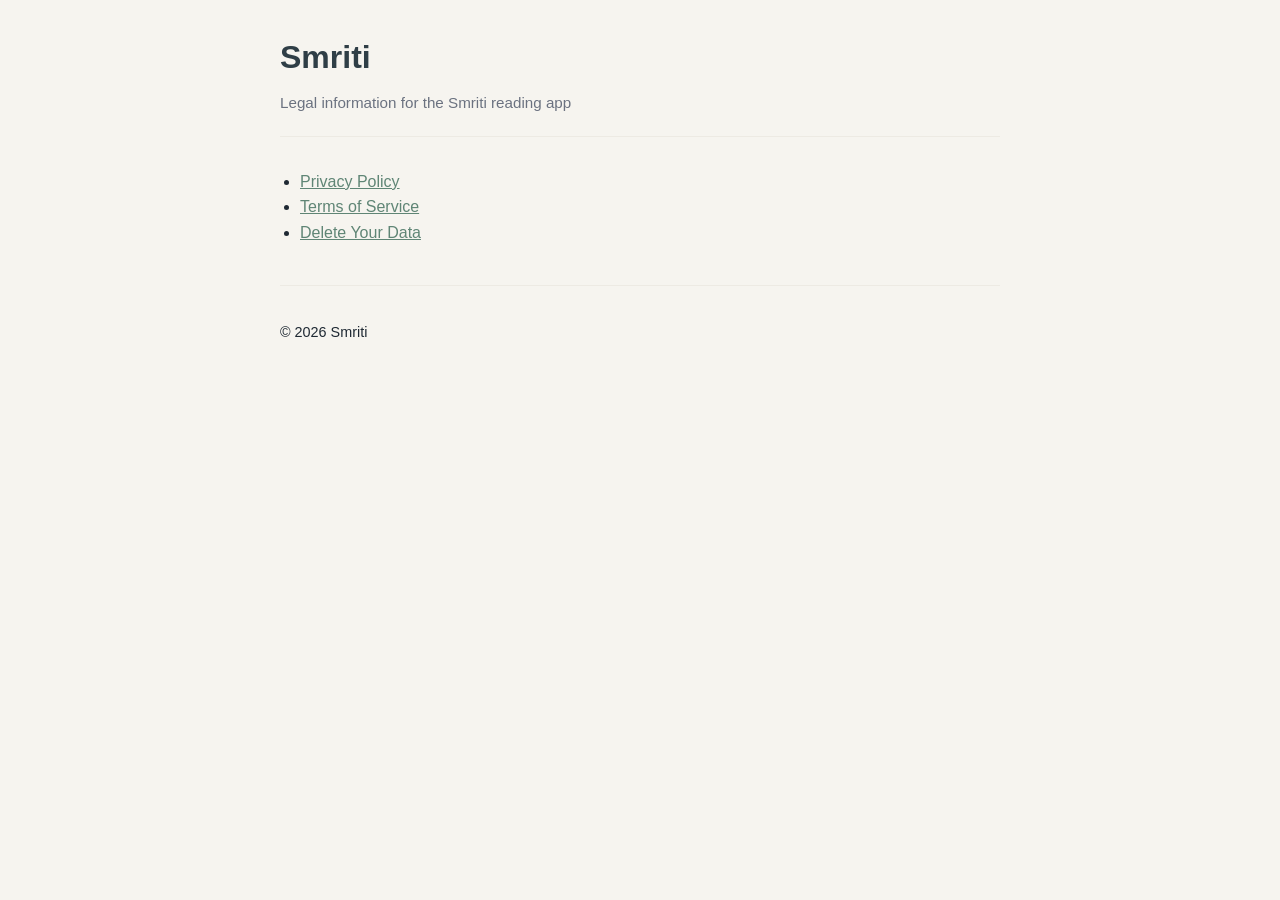
<file: docs/index.html>
<!DOCTYPE html>
<html lang="en">
  <head>
    <meta charset="utf-8" />
    <meta name="viewport" content="width=device-width, initial-scale=1" />
    <title>Smriti Legal</title>
    <link rel="stylesheet" href="styles.css" />
  </head>
  <body>
    <main class="page">
      <header>
        <h1>Smriti</h1>
        <p class="updated">Legal information for the Smriti reading app</p>
      </header>

      <ul>
        <li><a href="privacy-policy.html">Privacy Policy</a></li>
        <li><a href="terms.html">Terms of Service</a></li>
        <li><a href="data-deletion.html">Delete Your Data</a></li>
      </ul>

      <footer>
        <p>&copy; 2026 Smriti</p>
      </footer>
    </main>
  </body>
</html>
</file>
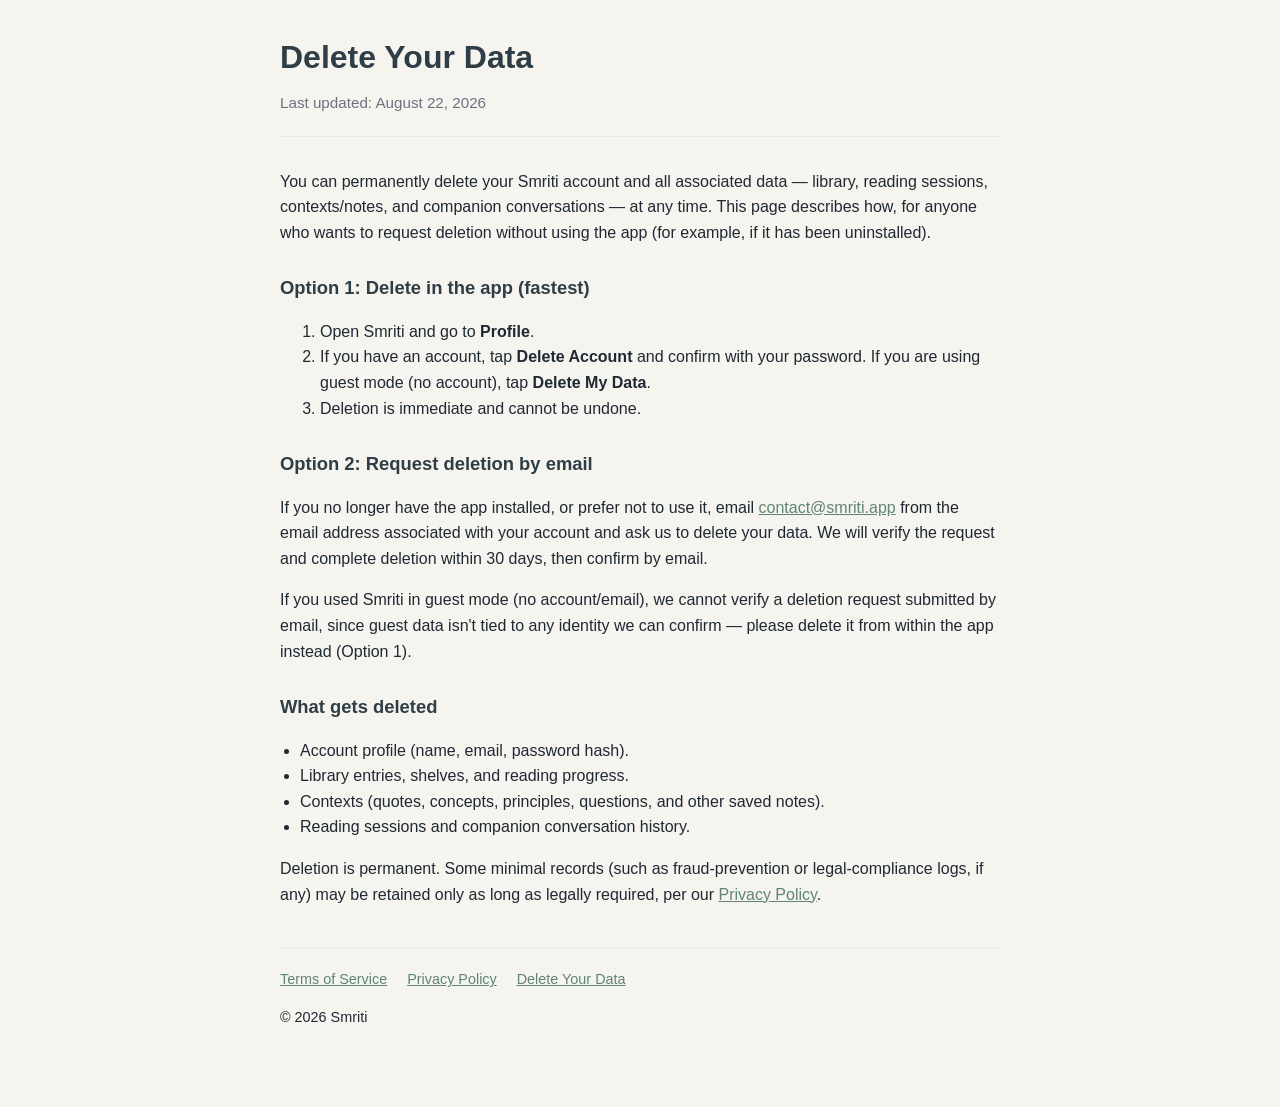
<file: docs/data-deletion.html>
<!DOCTYPE html>
<html lang="en">
  <head>
    <meta charset="utf-8" />
    <meta name="viewport" content="width=device-width, initial-scale=1" />
    <title>Delete Your Data - Smriti</title>
    <link rel="stylesheet" href="styles.css" />
  </head>
  <body>
    <main class="page">
      <header>
        <h1>Delete Your Data</h1>
        <p class="updated">Last updated: August 22, 2026</p>
      </header>

      <p>
       You can permanently delete your Smriti account and all associated data — library, reading
       sessions, contexts/notes, and companion conversations — at any time. This page describes how,
       for anyone who wants to request deletion without using the app (for example, if it has been
       uninstalled).
      </p>

      <h2>Option 1: Delete in the app (fastest)</h2>
      <ol>
        <li>Open Smriti and go to <strong>Profile</strong>.</li>
        <li>
          If you have an account, tap <strong>Delete Account</strong> and confirm with your
          password. If you are using guest mode (no account), tap <strong>Delete My Data</strong>.
        </li>
        <li>Deletion is immediate and cannot be undone.</li>
      </ol>

      <h2>Option 2: Request deletion by email</h2>
      <p>
       If you no longer have the app installed, or prefer not to use it, email
       <a href="mailto:contact@smriti.app">contact@smriti.app</a> from the email address associated
       with your account and ask us to delete your data. We will verify the request and complete
       deletion within 30 days, then confirm by email.
      </p>
      <p>
       If you used Smriti in guest mode (no account/email), we cannot verify a deletion request
       submitted by email, since guest data isn't tied to any identity we can confirm — please
       delete it from within the app instead (Option 1).
      </p>

      <h2>What gets deleted</h2>
      <ul>
        <li>Account profile (name, email, password hash).</li>
        <li>Library entries, shelves, and reading progress.</li>
        <li>Contexts (quotes, concepts, principles, questions, and other saved notes).</li>
        <li>Reading sessions and companion conversation history.</li>
      </ul>
      <p>
       Deletion is permanent. Some minimal records (such as fraud-prevention or legal-compliance
       logs, if any) may be retained only as long as legally required, per our
       <a href="privacy-policy.html">Privacy Policy</a>.
      </p>

      <footer>
        <nav>
          <a href="terms.html">Terms of Service</a>
          <a href="privacy-policy.html">Privacy Policy</a>
          <a href="data-deletion.html">Delete Your Data</a>
        </nav>
        <p>&copy; 2026 Smriti</p>
      </footer>
    </main>
  </body>
</html>
</file>
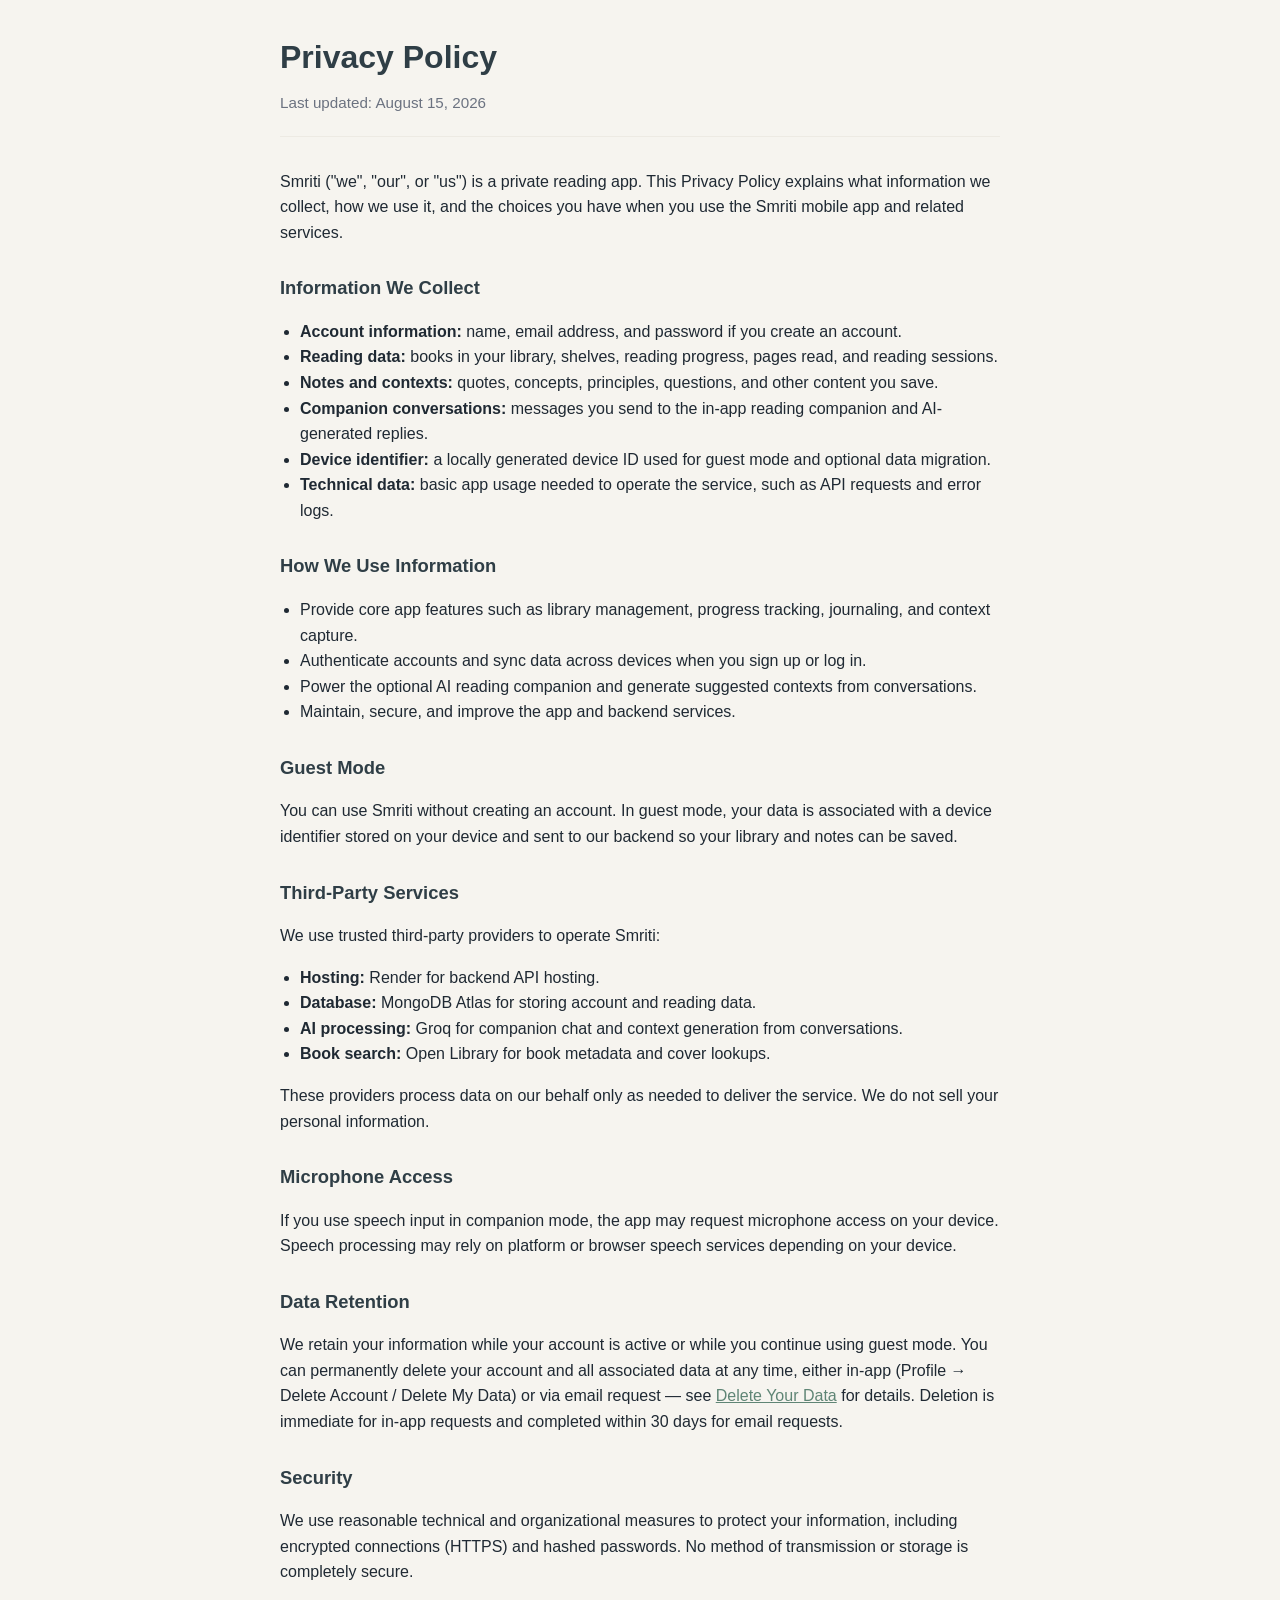
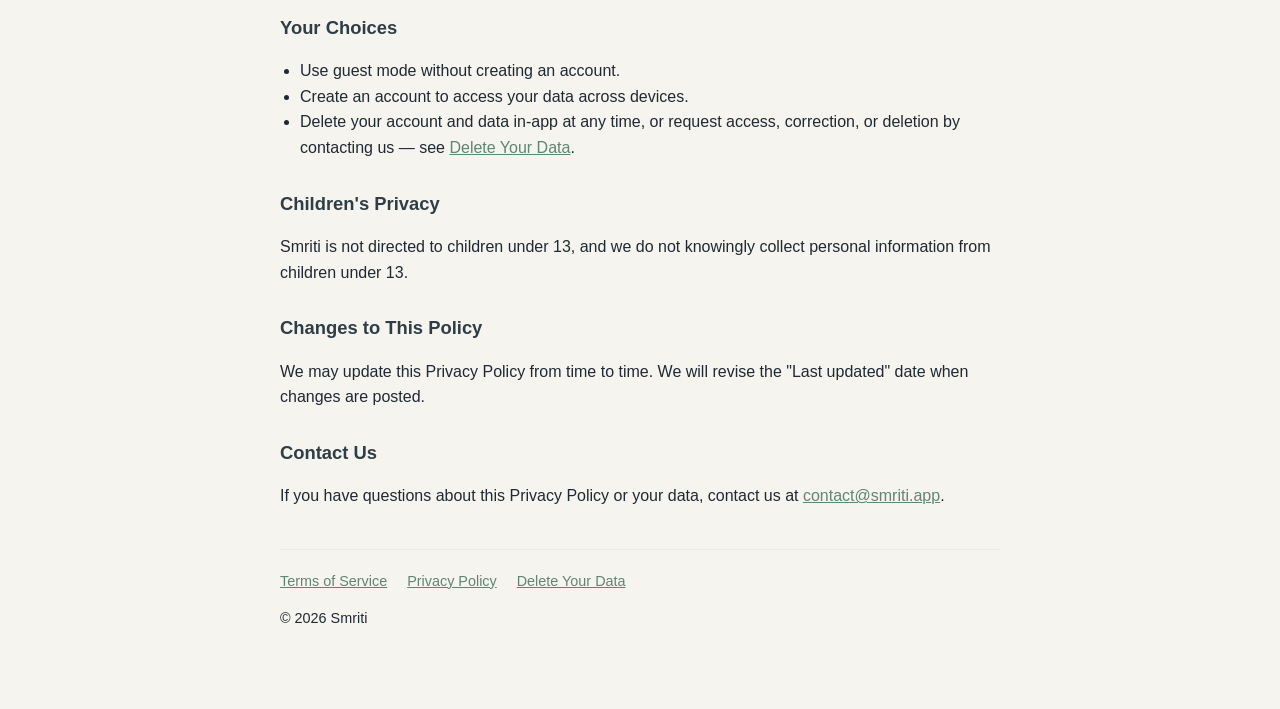
<file: docs/privacy-policy.html>
<!DOCTYPE html>
<html lang="en">
  <head>
    <meta charset="utf-8" />
    <meta name="viewport" content="width=device-width, initial-scale=1" />
    <title>Privacy Policy - Smriti</title>
    <link rel="stylesheet" href="styles.css" />
  </head>
  <body>
    <main class="page">
      <header>
        <h1>Privacy Policy</h1>
        <p class="updated">Last updated: August 15, 2026</p>
      </header>

      <p>
       Smriti ("we", "our", or "us") is a private reading app. This Privacy Policy explains
       what information we collect, how we use it, and the choices you have when you use the
       Smriti mobile app and related services.
      </p>

      <h2>Information We Collect</h2>
      <ul>
        <li><strong>Account information:</strong> name, email address, and password if you create an account.</li>
        <li><strong>Reading data:</strong> books in your library, shelves, reading progress, pages read, and reading sessions.</li>
        <li><strong>Notes and contexts:</strong> quotes, concepts, principles, questions, and other content you save.</li>
        <li><strong>Companion conversations:</strong> messages you send to the in-app reading companion and AI-generated replies.</li>
        <li><strong>Device identifier:</strong> a locally generated device ID used for guest mode and optional data migration.</li>
        <li><strong>Technical data:</strong> basic app usage needed to operate the service, such as API requests and error logs.</li>
      </ul>

      <h2>How We Use Information</h2>
      <ul>
        <li>Provide core app features such as library management, progress tracking, journaling, and context capture.</li>
        <li>Authenticate accounts and sync data across devices when you sign up or log in.</li>
        <li>Power the optional AI reading companion and generate suggested contexts from conversations.</li>
        <li>Maintain, secure, and improve the app and backend services.</li>
      </ul>

      <h2>Guest Mode</h2>
      <p>
       You can use Smriti without creating an account. In guest mode, your data is associated with
       a device identifier stored on your device and sent to our backend so your library and notes
       can be saved.
      </p>

      <h2>Third-Party Services</h2>
      <p>We use trusted third-party providers to operate Smriti:</p>
      <ul>
        <li><strong>Hosting:</strong> Render for backend API hosting.</li>
        <li><strong>Database:</strong> MongoDB Atlas for storing account and reading data.</li>
        <li><strong>AI processing:</strong> Groq for companion chat and context generation from conversations.</li>
        <li><strong>Book search:</strong> Open Library for book metadata and cover lookups.</li>
      </ul>
      <p>
       These providers process data on our behalf only as needed to deliver the service. We do not
       sell your personal information.
      </p>

      <h2>Microphone Access</h2>
      <p>
       If you use speech input in companion mode, the app may request microphone access on your
       device. Speech processing may rely on platform or browser speech services depending on your
       device.
      </p>

      <h2>Data Retention</h2>
      <p>
       We retain your information while your account is active or while you continue using guest
       mode. You can permanently delete your account and all associated data at any time, either
       in-app (Profile &rarr; Delete Account / Delete My Data) or via email request — see
       <a href="data-deletion.html">Delete Your Data</a> for details. Deletion is immediate for
       in-app requests and completed within 30 days for email requests.
      </p>

      <h2>Security</h2>
      <p>
       We use reasonable technical and organizational measures to protect your information,
       including encrypted connections (HTTPS) and hashed passwords. No method of transmission or
       storage is completely secure.
      </p>

      <h2>Your Choices</h2>
      <ul>
        <li>Use guest mode without creating an account.</li>
        <li>Create an account to access your data across devices.</li>
        <li>
          Delete your account and data in-app at any time, or request access, correction, or
          deletion by contacting us — see <a href="data-deletion.html">Delete Your Data</a>.
        </li>
      </ul>

      <h2>Children's Privacy</h2>
      <p>
       Smriti is not directed to children under 13, and we do not knowingly collect personal
       information from children under 13.
      </p>

      <h2>Changes to This Policy</h2>
      <p>
       We may update this Privacy Policy from time to time. We will revise the "Last updated" date
       when changes are posted.
      </p>

      <h2>Contact Us</h2>
      <p>
       If you have questions about this Privacy Policy or your data, contact us at
        <a href="mailto:contact@smriti.app">contact@smriti.app</a>.
      </p>

      <footer>
        <nav>
          <a href="terms.html">Terms of Service</a>
          <a href="privacy-policy.html">Privacy Policy</a>
          <a href="data-deletion.html">Delete Your Data</a>
        </nav>
        <p>&copy; 2026 Smriti</p>
      </footer>
    </main>
  </body>
</html>
</file>
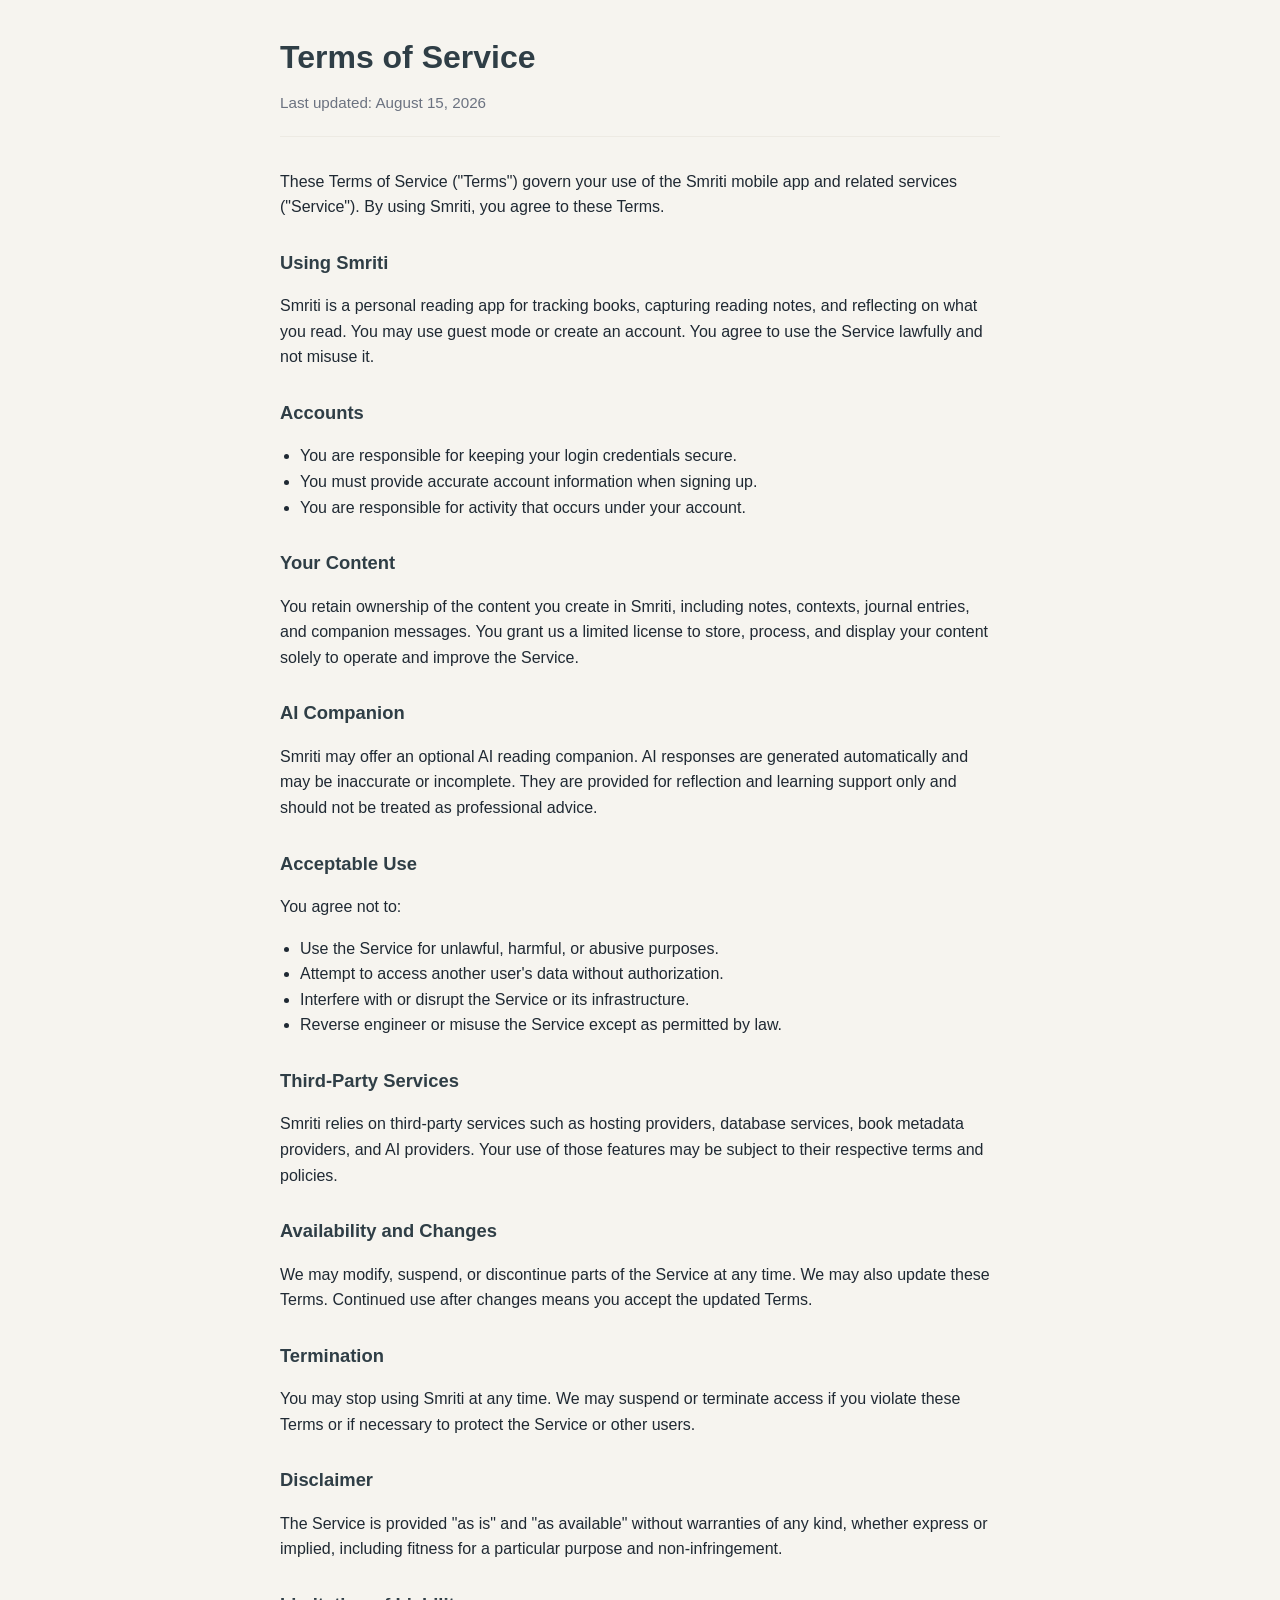
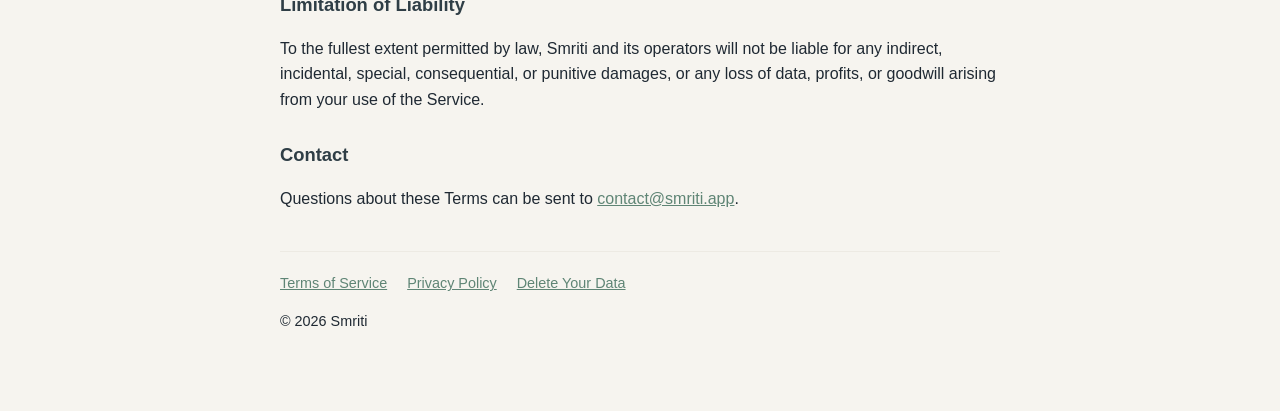
<file: docs/terms.html>
<!DOCTYPE html>
<html lang="en">
  <head>
     <meta charset="utf-8" />
     <meta name="viewport" content="width=device-width, initial-scale=1" />
     <title>Terms of Service - Smriti</title>
     <link rel="stylesheet" href="styles.css" />
   </head>
   <body>
     <main class="page">
       <header>
         <h1>Terms of Service</h1>
         <p class="updated">Last updated: August 15, 2026</p>
       </header>

       <p>
       These Terms of Service ("Terms") govern your use of the Smriti mobile app and related
       services ("Service"). By using Smriti, you agree to these Terms.
       </p>

       <h2>Using Smriti</h2>
       <p>
       Smriti is a personal reading app for tracking books, capturing reading notes, and reflecting
       on what you read. You may use guest mode or create an account. You agree to use the Service
       lawfully and not misuse it.
       </p>

       <h2>Accounts</h2>
       <ul>
         <li>You are responsible for keeping your login credentials secure.</li>
         <li>You must provide accurate account information when signing up.</li>
         <li>You are responsible for activity that occurs under your account.</li>
       </ul>

       <h2>Your Content</h2>
       <p>
       You retain ownership of the content you create in Smriti, including notes, contexts, journal
       entries, and companion messages. You grant us a limited license to store, process, and
       display your content solely to operate and improve the Service.
       </p>

       <h2>AI Companion</h2>
       <p>
       Smriti may offer an optional AI reading companion. AI responses are generated automatically
       and may be inaccurate or incomplete. They are provided for reflection and learning support
       only and should not be treated as professional advice.
       </p>

       <h2>Acceptable Use</h2>
       <p>You agree not to:</p>
       <ul>
         <li>Use the Service for unlawful, harmful, or abusive purposes.</li>
         <li>Attempt to access another user's data without authorization.</li>
         <li>Interfere with or disrupt the Service or its infrastructure.</li>
         <li>Reverse engineer or misuse the Service except as permitted by law.</li>
       </ul>

       <h2>Third-Party Services</h2>
       <p>
       Smriti relies on third-party services such as hosting providers, database services, book
       metadata providers, and AI providers. Your use of those features may be subject to their
       respective terms and policies.
       </p>

       <h2>Availability and Changes</h2>
       <p>
       We may modify, suspend, or discontinue parts of the Service at any time. We may also update
       these Terms. Continued use after changes means you accept the updated Terms.
       </p>

       <h2>Termination</h2>
       <p>
       You may stop using Smriti at any time. We may suspend or terminate access if you violate
       these Terms or if necessary to protect the Service or other users.
       </p>

       <h2>Disclaimer</h2>
       <p>
       The Service is provided "as is" and "as available" without warranties of any kind, whether
       express or implied, including fitness for a particular purpose and non-infringement.
       </p>

       <h2>Limitation of Liability</h2>
       <p>
       To the fullest extent permitted by law, Smriti and its operators will not be liable for any
       indirect, incidental, special, consequential, or punitive damages, or any loss of data,
       profits, or goodwill arising from your use of the Service.
       </p>

       <h2>Contact</h2>
       <p>
       Questions about these Terms can be sent to
         <a href="mailto:contact@smriti.app">contact@smriti.app</a>.
       </p>

       <footer>
         <nav>
           <a href="terms.html">Terms of Service</a>
           <a href="privacy-policy.html">Privacy Policy</a>
           <a href="data-deletion.html">Delete Your Data</a>
         </nav>
         <p>&copy; 2026 Smriti</p>
       </footer>
     </main>
   </body>
</html>
</file>
<file: docs/styles.css>
:root {
   --bg: #f6f4ef;
   --surface: #fdfcfa;
   --text: #1f2933;
   --muted: #6b7280;
   --primary: #2f3e46;
   --accent: #5f8575;
   --border: #edeae3;
}

* {
  box-sizing: border-box;
}

body {
  margin: 0;
  font-family: -apple-system, BlinkMacSystemFont, "Segoe UI", Roboto, Helvetica, Arial, sans-serif;
  line-height: 1.6;
  color: var(--text);
  background: var(--bg);
}

.page {
  max-width: 760px;
  margin: 0 auto;
  padding: 32px 20px 64px;
}

header {
  margin-bottom: 32px;
  padding-bottom: 20px;
  border-bottom: 1px solid var(--border);
}

h1 {
  margin: 0 0 8px;
  font-size: 2rem;
  color: var(--primary);
}

.updated {
  margin: 0;
  color: var(--muted);
  font-size: 0.95rem;
}

h2 {
  margin: 28px 0 10px;
  font-size: 1.15rem;
  color: var(--primary);
}

p,
li {
  color: var(--text);
}

ul {
  padding-left: 1.25rem;
}

a {
  color: var(--accent);
}

footer {
  margin-top: 40px;
  padding-top: 20px;
  border-top: 1px solid var(--border);
  color: var(--muted);
  font-size: 0.9rem;
}

footer nav a {
  margin-right: 16px;
}
</file>
